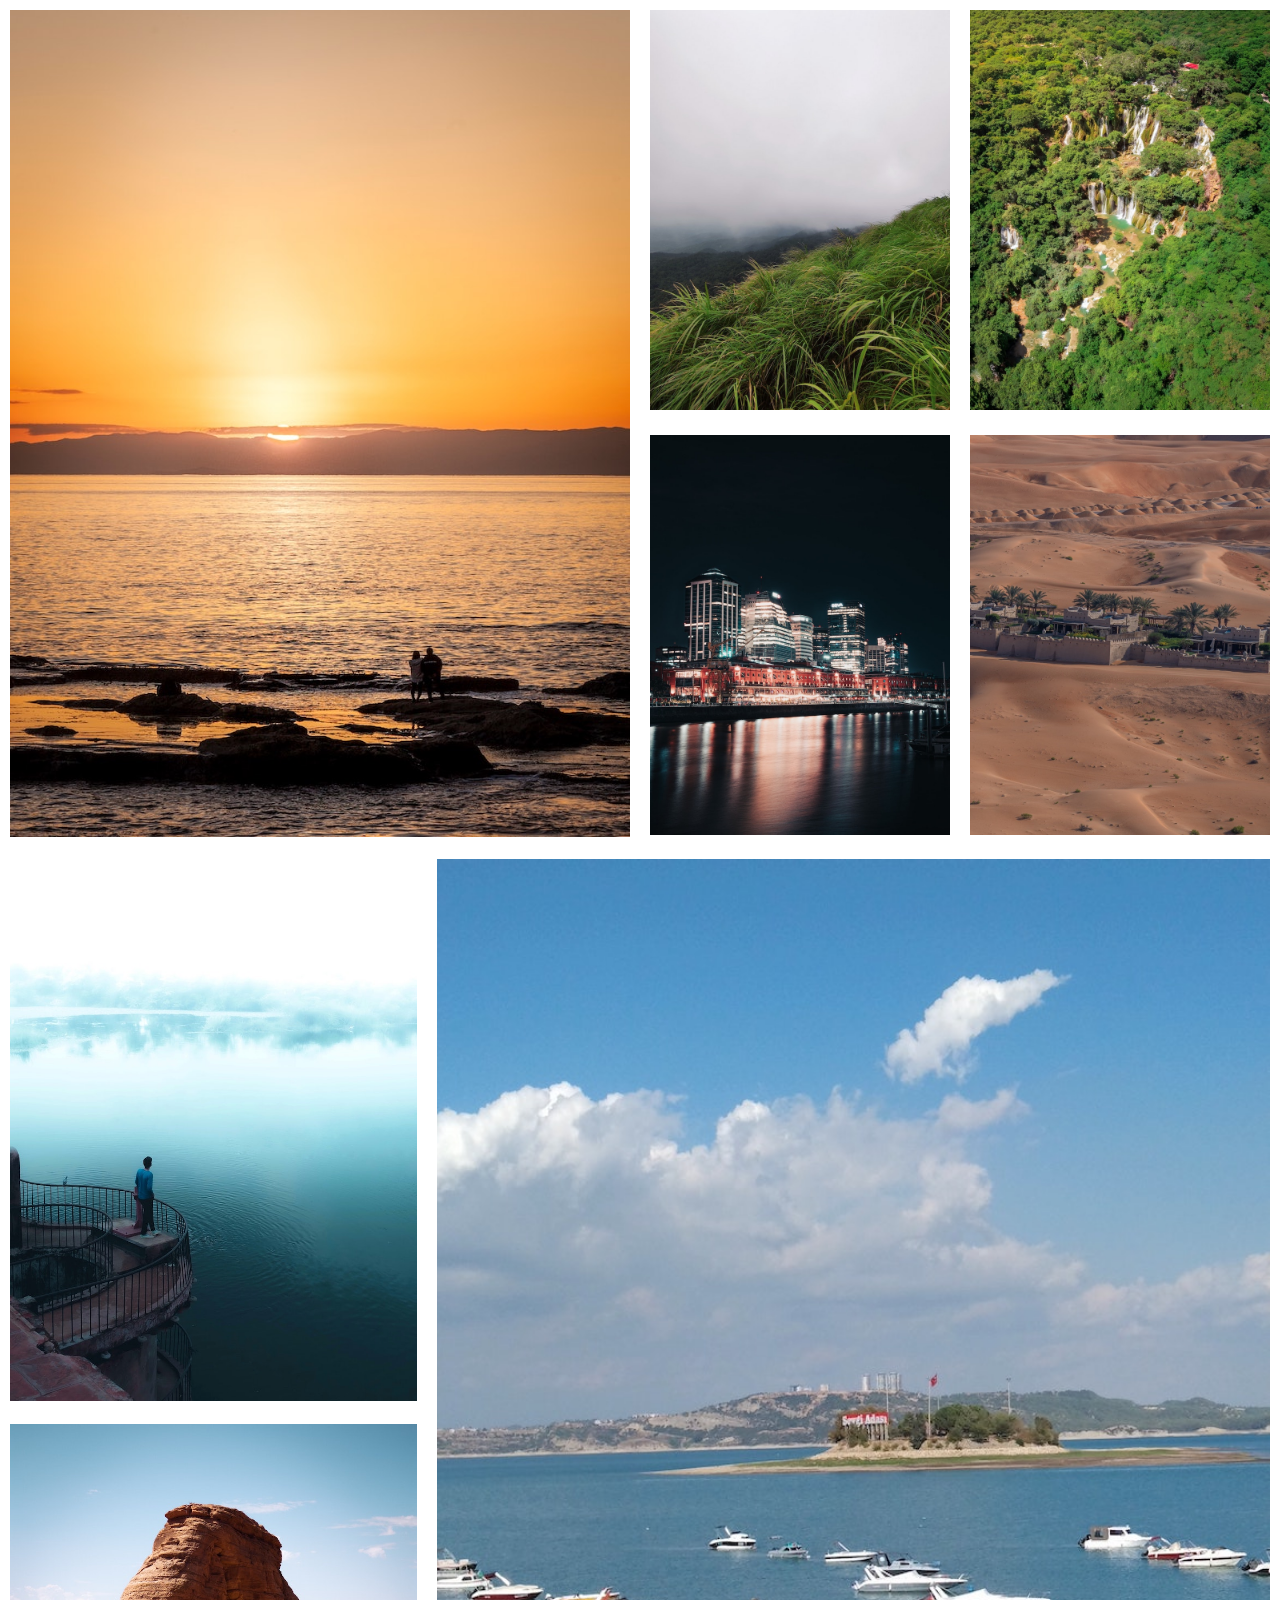
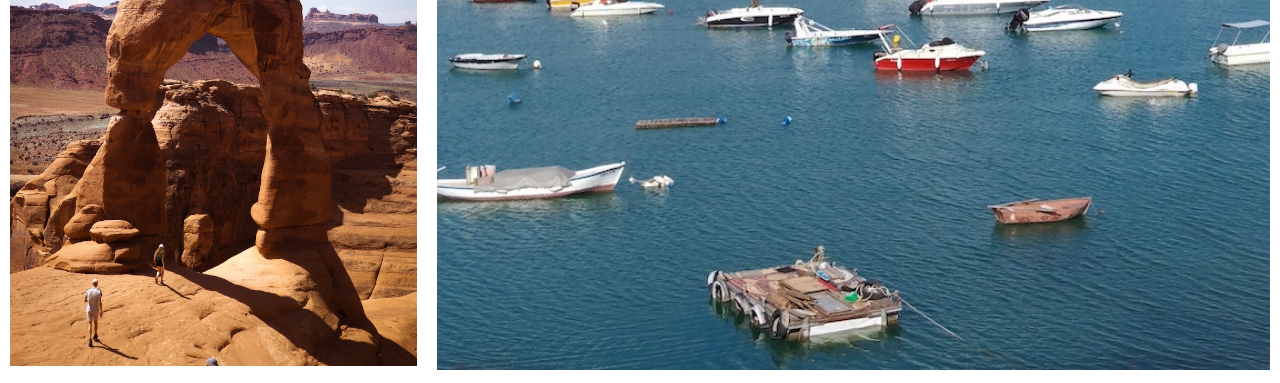
<file: EsercizioFloatFlex/index.html>
<!DOCTYPE html>
<html lang="en">
<head>
    <meta charset="UTF-8">
    <meta http-equiv="X-UA-Compatible" content="IE=edge">
    <meta name="viewport" content="width=device-width, initial-scale=1.0">
    <title>Document</title>
    <link rel="stylesheet" href="normalize.css">
    <link rel="stylesheet" href="style.css">
</head>
<body>
    
    <div class="containerFlex" >
        <div class="w50">
            <div class="container">
                <img src="img/img1.jpg" alt="img1">
            </div>
        </div>

        <div class="w50 containerFlex">
            
            <div class="w50">
                <div class="container">
                    <img src="img/img2.jpg" alt="img2">
                </div>
            </div> 
            <div class="w50">
                <div class="container">
                    <img src="img/img3.jpg" alt="img3">
                </div>
            </div> 
            <div class="w50">
                <div class="container">
                    <img src="img/img4.jpg" alt="img4">
                </div>
            </div> 
            <div class="w50">
                <div class="container">
                    <img src="img/img5.jpg" alt="img5">
                </div>
            </div> 
            
        </div>
    </div>


    

    <div class="w66 right">
        <div class="container">
            <img src="img/img6.jpg" alt="img6">
        </div>
    </div>

    <div class="w33 right">
            <div class="container">
                <img src="img/img7.jpg" alt="img7">
            </div>
            <div class="container">
                <img src="img/img8.jpg" alt="img8">
            </div>
        </div>

</body>
</html>
</file>
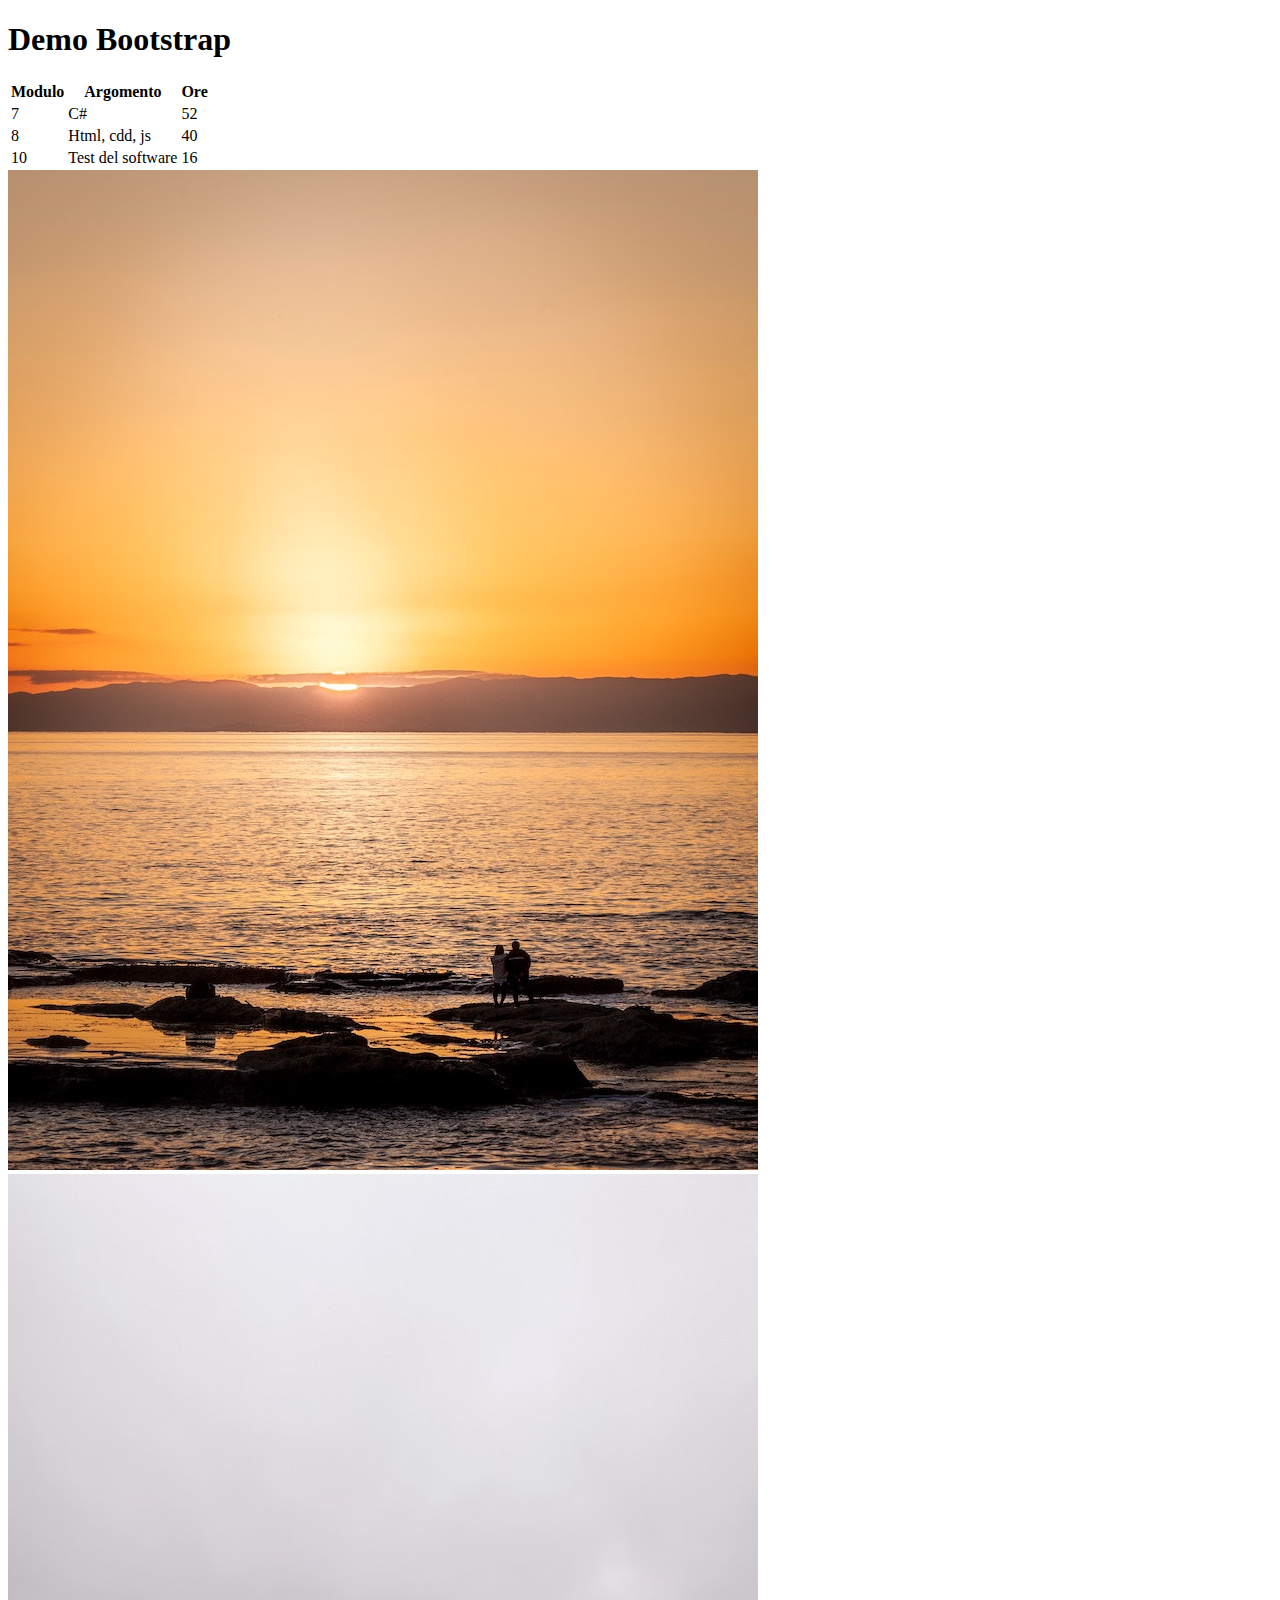
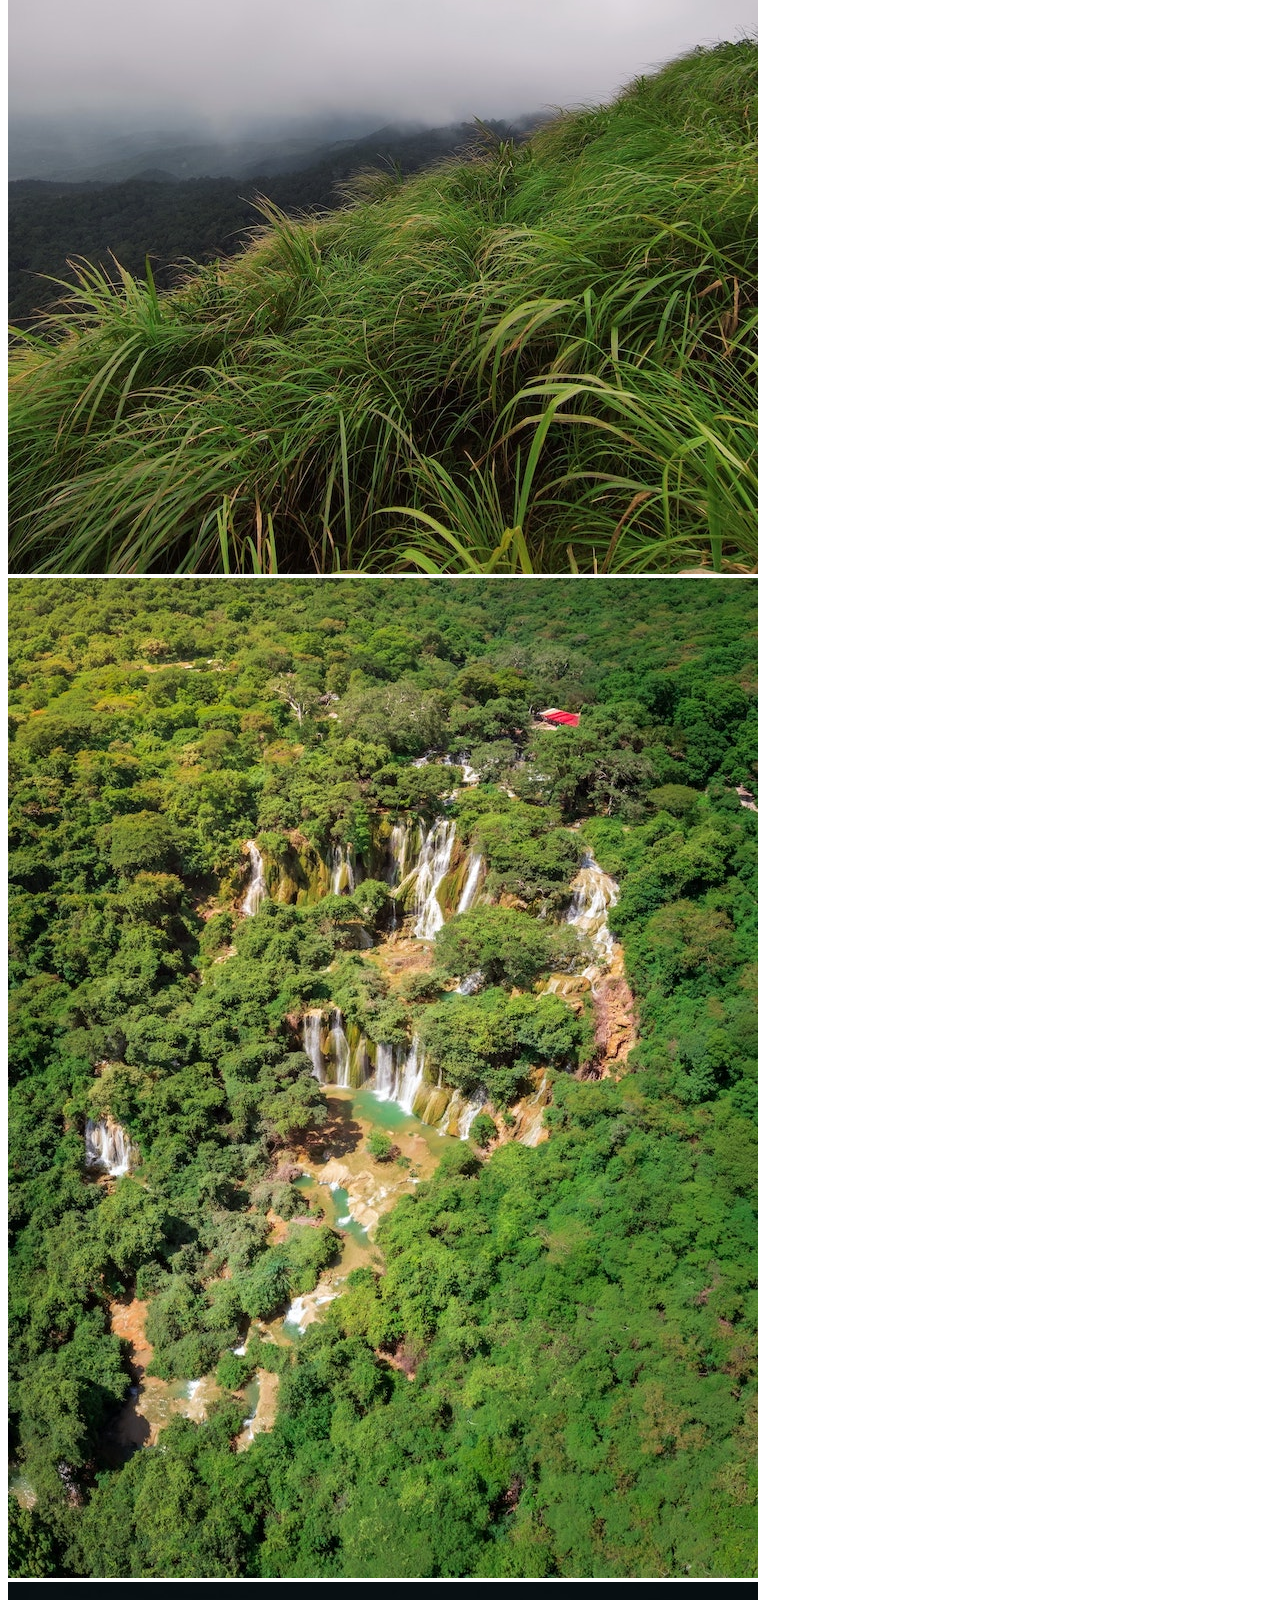
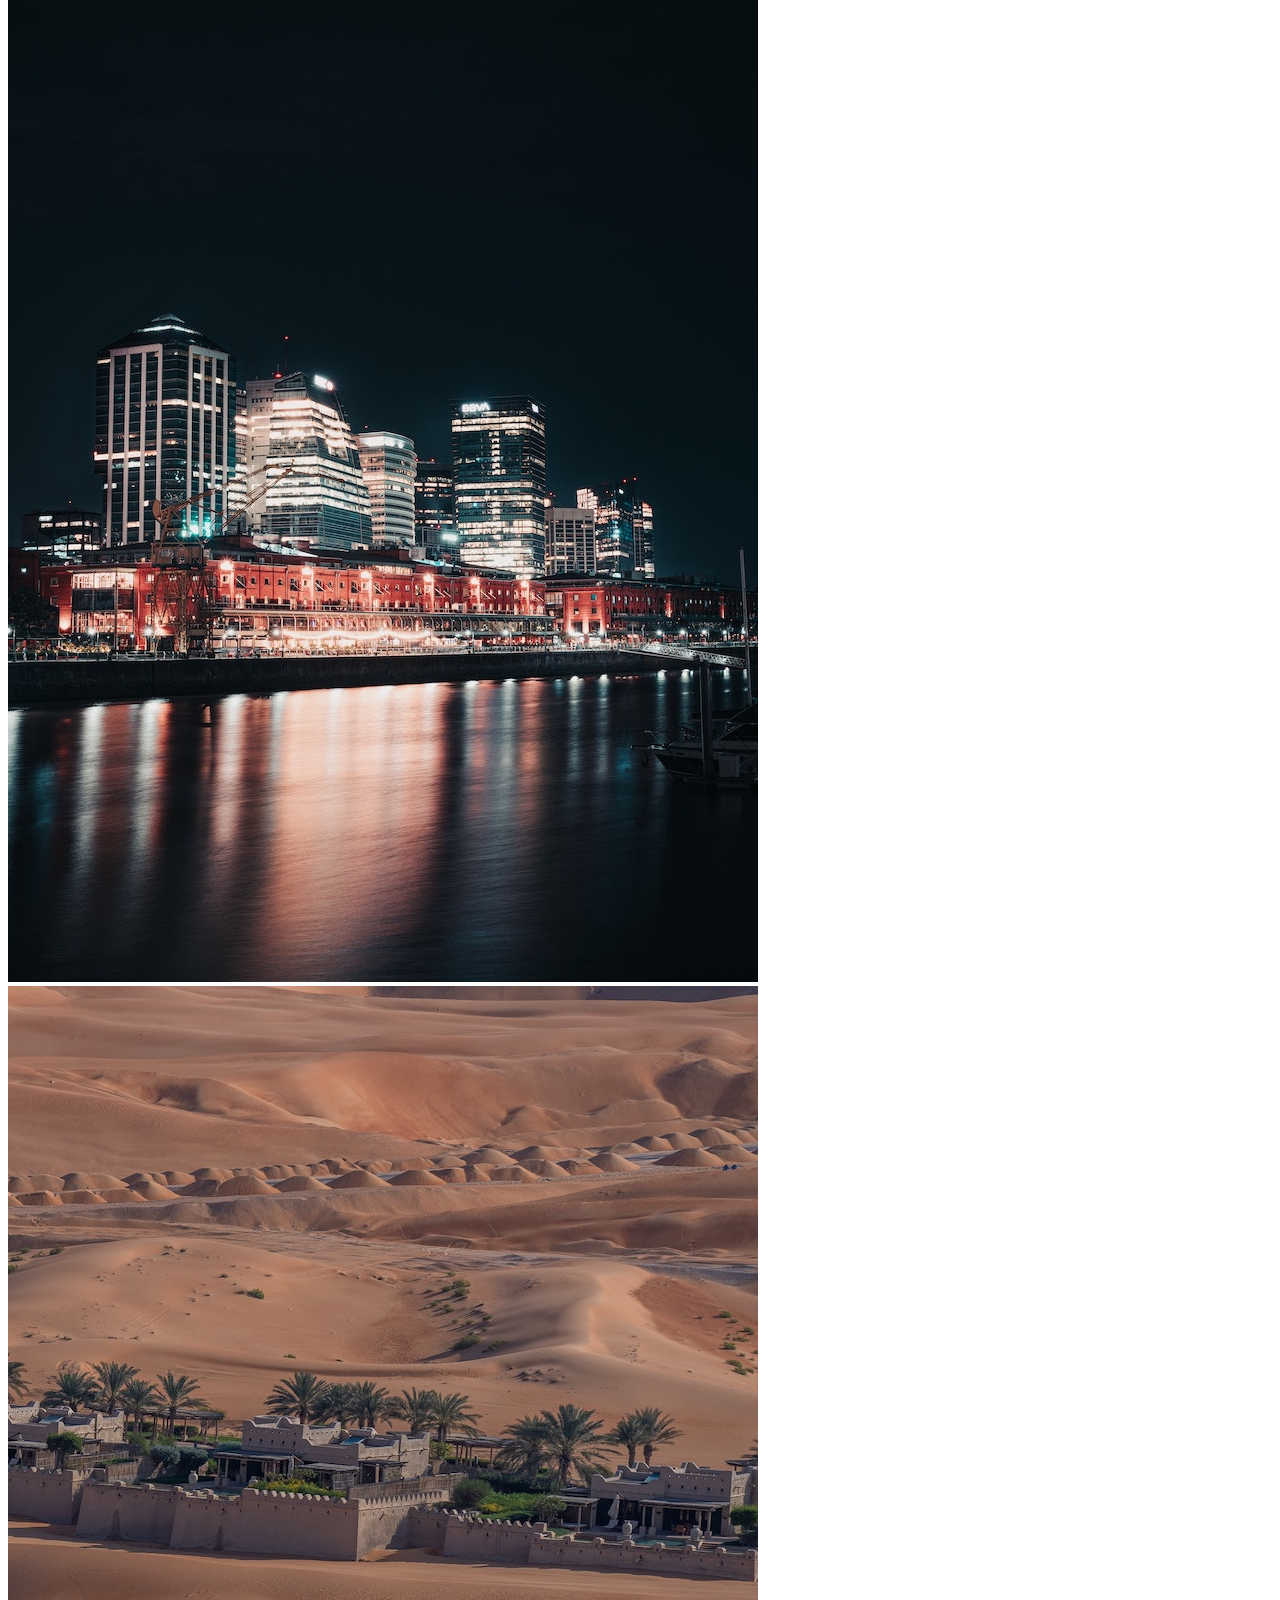
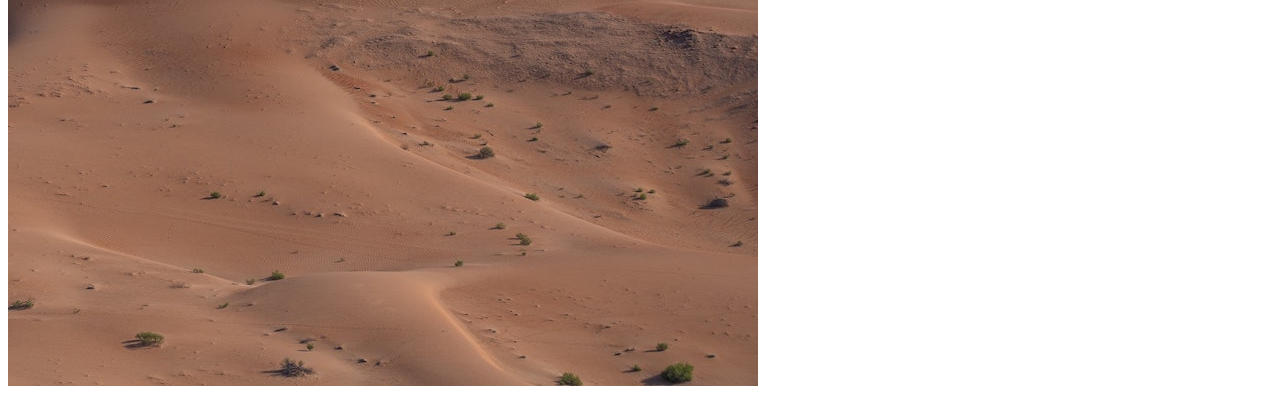
<file: EsercizioFloatFlex/bootstrap.html>
<!--abbiamo copiato il codice sul sito di bootstrap per importare bootstrap nel nostro codice-->
<!doctype html>
<html lang="en">

    <head>
        <meta charset="utf-8">
        <meta name="viewport" content="width=device-width, initial-scale=1">
        <title>Bootstrap demo</title>
        <link href="https://cdn.jsdelivr.net/npm/bootstrap@5.3.0-alpha3/dist/css/bootstrap.min.css" rel="stylesheet" integrity="sha384-KK94CHFLLe+nY2dmCWGMq91rCGa5gtU4mk92HdvYe+M/SXH301p5ILy+dN9+nJOZ" crossorigin="anonymous">
    </head>

    <!--ora sfruttiamo il collegamento a bootstrap per risparmiare lavoro, tramite la nomina di classi che bootstrap ha già.
    Tutte le classi di seguito sono importate da bootstrap!-->
    <body class="mx-3 my-5">

        <h1>Demo Bootstrap</h1>

        
        <table class="table table-dark table-striped">
            <thead>
                <tr>
                    <th>Modulo</th>
                    <th>Argomento</th>
                    <th>Ore</th>
                </tr>
            </thead>
            <tbody>
                <tr>
                    <td>7</td>
                    <td>C#</td>
                    <td>52</td>
                </tr>
                <tr>
                    <td>8</td>
                    <td>Html, cdd, js</td>
                    <td>40</td>
                </tr>
                <tr>
                    <td>10</td>
                    <td>Test del software</td>
                    <td>16</td>
                </tr>
            </tbody>
        </table>
        
        <div class="d-flex flex-wrap justify-content-evenly">
            <div class="w-25">
                <img class="w-100" src="img/img1.jpg">
            </div>
            <div class="w-25">
                <img class="w-100" src="img/img2.jpg">
            </div>
        </div>  

        <div class="container-fluid">
            <div class="row">
              <div class="col-12 col-lg-6">
                <img src="img/img3.jpg" class="w-100">
              </div>
              <div class="col-12 col-lg-3">
                <img src="img/img4.jpg" class="w-100">
              </div>  
              <div class="col-12 col-lg-3">
                <img src="img/img5.jpg" class="w-100">
              </div>            
            </div>
          </div>

        <script src="https://cdn.jsdelivr.net/npm/bootstrap@5.3.0-alpha3/dist/js/bootstrap.bundle.min.js" integrity="sha384-ENjdO4Dr2bkBIFxQpeoTz1HIcje39Wm4jDKdf19U8gI4ddQ3GYNS7NTKfAdVQSZe" crossorigin="anonymous"></script>
    </body>
</html>
</file>
<file: EsercizioFloatFlex/style.css>
body, html
{
    font-size: 10px;
}

.containerFlex
{
    display: flex;
    flex-direction: row;
    flex-wrap: wrap;
}

.w50
{
    width: 50%;
}

.w33
{
    width: 33.3333333%;
}

.w66
{
    width: 66.6666666%;
}

.right
{
    float: right;
}

.container
{
    padding: 1rem;
    /*margin: 10px;
    background-color: gray;
    border: 1px solid black;*/
}

.container img
{
    width: 100%;
}

img:hover
{
    transform: scale(1.1);
    transition: transform 1s linear;
}

/*di seguito mettiamo le media queries per settare l'organizzazione degli elementi in base allo schermo*/

@media screen and (max-width: 720px)
{
    body, html
    {
        font-size: 5px;
    }

    .w50
    {
        width: 100%;
    }

    /*ora settiamo le dimensioni della classe w50 figlia della prima classe w50 (vedi html di là)*/
    .w50 .w50 
    {
        width: 50%;
    }
}

@media screen and (max-width: 500px)
{
    body, html
    {
        font-size: 2px;
    }

    .w50 .w50,
    .w33,
    .w66
    {
        width: 100%;
    }
}
</file>
